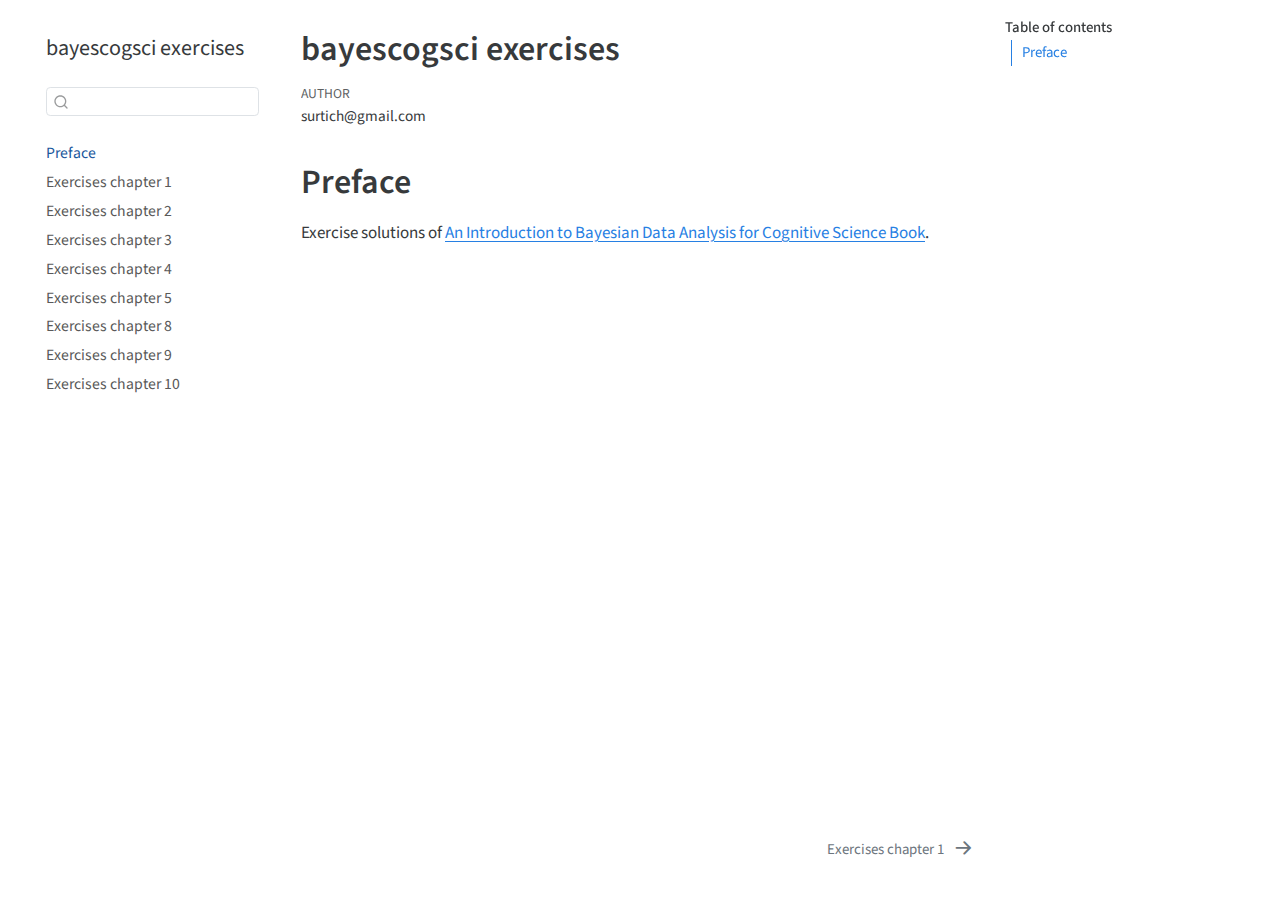
<file: _book/index.html>
<!DOCTYPE html>
<html xmlns="http://www.w3.org/1999/xhtml" lang="en" xml:lang="en"><head>

<meta charset="utf-8">
<meta name="generator" content="quarto-1.4.489">

<meta name="viewport" content="width=device-width, initial-scale=1.0, user-scalable=yes">

<meta name="author" content="surtich@gmail.com">

<title>bayescogsci exercises</title>
<style>
code{white-space: pre-wrap;}
span.smallcaps{font-variant: small-caps;}
div.columns{display: flex; gap: min(4vw, 1.5em);}
div.column{flex: auto; overflow-x: auto;}
div.hanging-indent{margin-left: 1.5em; text-indent: -1.5em;}
ul.task-list{list-style: none;}
ul.task-list li input[type="checkbox"] {
  width: 0.8em;
  margin: 0 0.8em 0.2em -1em; /* quarto-specific, see https://github.com/quarto-dev/quarto-cli/issues/4556 */ 
  vertical-align: middle;
}
</style>


<script src="site_libs/quarto-nav/quarto-nav.js"></script>
<script src="site_libs/quarto-nav/headroom.min.js"></script>
<script src="site_libs/clipboard/clipboard.min.js"></script>
<script src="site_libs/quarto-search/autocomplete.umd.js"></script>
<script src="site_libs/quarto-search/fuse.min.js"></script>
<script src="site_libs/quarto-search/quarto-search.js"></script>
<meta name="quarto:offset" content="./">
<link href="./chapter01.html" rel="next">
<script src="site_libs/quarto-html/quarto.js"></script>
<script src="site_libs/quarto-html/popper.min.js"></script>
<script src="site_libs/quarto-html/tippy.umd.min.js"></script>
<script src="site_libs/quarto-html/anchor.min.js"></script>
<link href="site_libs/quarto-html/tippy.css" rel="stylesheet">
<link href="site_libs/quarto-html/quarto-syntax-highlighting.css" rel="stylesheet" id="quarto-text-highlighting-styles">
<script src="site_libs/bootstrap/bootstrap.min.js"></script>
<link href="site_libs/bootstrap/bootstrap-icons.css" rel="stylesheet">
<link href="site_libs/bootstrap/bootstrap.min.css" rel="stylesheet" id="quarto-bootstrap" data-mode="light">
<script id="quarto-search-options" type="application/json">{
  "location": "sidebar",
  "copy-button": false,
  "collapse-after": 3,
  "panel-placement": "start",
  "type": "textbox",
  "limit": 50,
  "keyboard-shortcut": [
    "f",
    "/",
    "s"
  ],
  "show-item-context": false,
  "language": {
    "search-no-results-text": "No results",
    "search-matching-documents-text": "matching documents",
    "search-copy-link-title": "Copy link to search",
    "search-hide-matches-text": "Hide additional matches",
    "search-more-match-text": "more match in this document",
    "search-more-matches-text": "more matches in this document",
    "search-clear-button-title": "Clear",
    "search-detached-cancel-button-title": "Cancel",
    "search-submit-button-title": "Submit",
    "search-label": "Search"
  }
}</script>


</head>

<body class="nav-sidebar floating">

<div id="quarto-search-results"></div>
  <header id="quarto-header" class="headroom fixed-top">
  <nav class="quarto-secondary-nav">
    <div class="container-fluid d-flex">
      <button type="button" class="quarto-btn-toggle btn" data-bs-toggle="collapse" data-bs-target=".quarto-sidebar-collapse-item" aria-controls="quarto-sidebar" aria-expanded="false" aria-label="Toggle sidebar navigation" onclick="if (window.quartoToggleHeadroom) { window.quartoToggleHeadroom(); }">
        <i class="bi bi-layout-text-sidebar-reverse"></i>
      </button>
        <nav class="quarto-page-breadcrumbs" aria-label="breadcrumb"><ol class="breadcrumb"><li class="breadcrumb-item"><a href="./index.html">Preface</a></li></ol></nav>
        <a class="flex-grow-1" role="button" data-bs-toggle="collapse" data-bs-target=".quarto-sidebar-collapse-item" aria-controls="quarto-sidebar" aria-expanded="false" aria-label="Toggle sidebar navigation" onclick="if (window.quartoToggleHeadroom) { window.quartoToggleHeadroom(); }">      
        </a>
      <button type="button" class="btn quarto-search-button" aria-label="" onclick="window.quartoOpenSearch();">
        <i class="bi bi-search"></i>
      </button>
    </div>
  </nav>
</header>
<!-- content -->
<div id="quarto-content" class="quarto-container page-columns page-rows-contents page-layout-article">
<!-- sidebar -->
  <nav id="quarto-sidebar" class="sidebar collapse collapse-horizontal quarto-sidebar-collapse-item sidebar-navigation floating overflow-auto">
    <div class="pt-lg-2 mt-2 text-left sidebar-header">
    <div class="sidebar-title mb-0 py-0">
      <a href="./">bayescogsci exercises</a> 
    </div>
      </div>
        <div class="mt-2 flex-shrink-0 align-items-center">
        <div class="sidebar-search">
        <div id="quarto-search" class="" title="Search"></div>
        </div>
        </div>
    <div class="sidebar-menu-container"> 
    <ul class="list-unstyled mt-1">
        <li class="sidebar-item">
  <div class="sidebar-item-container"> 
  <a href="./index.html" class="sidebar-item-text sidebar-link active">
 <span class="menu-text">Preface</span></a>
  </div>
</li>
        <li class="sidebar-item">
  <div class="sidebar-item-container"> 
  <a href="./chapter01.html" class="sidebar-item-text sidebar-link"><span class="chapter-title">Exercises chapter 1</span></a>
  </div>
</li>
        <li class="sidebar-item">
  <div class="sidebar-item-container"> 
  <a href="./chapter02.html" class="sidebar-item-text sidebar-link"><span class="chapter-title">Exercises chapter 2</span></a>
  </div>
</li>
        <li class="sidebar-item">
  <div class="sidebar-item-container"> 
  <a href="./chapter03.html" class="sidebar-item-text sidebar-link"><span class="chapter-title">Exercises chapter 3</span></a>
  </div>
</li>
        <li class="sidebar-item">
  <div class="sidebar-item-container"> 
  <a href="./chapter04.html" class="sidebar-item-text sidebar-link"><span class="chapter-title">Exercises chapter 4</span></a>
  </div>
</li>
        <li class="sidebar-item">
  <div class="sidebar-item-container"> 
  <a href="./chapter05.html" class="sidebar-item-text sidebar-link"><span class="chapter-title">Exercises chapter 5</span></a>
  </div>
</li>
        <li class="sidebar-item">
  <div class="sidebar-item-container"> 
  <a href="./chapter08.html" class="sidebar-item-text sidebar-link"><span class="chapter-title">Exercises chapter 8</span></a>
  </div>
</li>
        <li class="sidebar-item">
  <div class="sidebar-item-container"> 
  <a href="./chapter09.html" class="sidebar-item-text sidebar-link"><span class="chapter-title">Exercises chapter 9</span></a>
  </div>
</li>
        <li class="sidebar-item">
  <div class="sidebar-item-container"> 
  <a href="./chapter10.html" class="sidebar-item-text sidebar-link"><span class="chapter-title">Exercises chapter 10</span></a>
  </div>
</li>
    </ul>
    </div>
</nav>
<div id="quarto-sidebar-glass" class="quarto-sidebar-collapse-item" data-bs-toggle="collapse" data-bs-target=".quarto-sidebar-collapse-item"></div>
<!-- margin-sidebar -->
    <div id="quarto-margin-sidebar" class="sidebar margin-sidebar">
        <nav id="TOC" role="doc-toc" class="toc-active">
    <h2 id="toc-title">Table of contents</h2>
   
  <ul class="collapse">
  <li><a href="#preface" id="toc-preface" class="nav-link active" data-scroll-target="#preface">Preface</a></li>
  </ul>
</nav>
    </div>
<!-- main -->
<main class="content" id="quarto-document-content">

<header id="title-block-header" class="quarto-title-block default">
<div class="quarto-title">
<h1 class="title">bayescogsci exercises</h1>
</div>



<div class="quarto-title-meta">

    <div>
    <div class="quarto-title-meta-heading">Author</div>
    <div class="quarto-title-meta-contents">
             <p>surtich@gmail.com </p>
          </div>
  </div>
    
  
    
  </div>
  


</header>


<section id="preface" class="level1 unnumbered">
<h1 class="unnumbered">Preface</h1>
<p>Exercise solutions of <a href="https://vasishth.github.io/bayescogsci/book/">An Introduction to Bayesian Data Analysis for Cognitive Science Book</a>.</p>


</section>

</main> <!-- /main -->
<script id="quarto-html-after-body" type="application/javascript">
window.document.addEventListener("DOMContentLoaded", function (event) {
  const toggleBodyColorMode = (bsSheetEl) => {
    const mode = bsSheetEl.getAttribute("data-mode");
    const bodyEl = window.document.querySelector("body");
    if (mode === "dark") {
      bodyEl.classList.add("quarto-dark");
      bodyEl.classList.remove("quarto-light");
    } else {
      bodyEl.classList.add("quarto-light");
      bodyEl.classList.remove("quarto-dark");
    }
  }
  const toggleBodyColorPrimary = () => {
    const bsSheetEl = window.document.querySelector("link#quarto-bootstrap");
    if (bsSheetEl) {
      toggleBodyColorMode(bsSheetEl);
    }
  }
  toggleBodyColorPrimary();  
  const icon = "";
  const anchorJS = new window.AnchorJS();
  anchorJS.options = {
    placement: 'right',
    icon: icon
  };
  anchorJS.add('.anchored');
  const isCodeAnnotation = (el) => {
    for (const clz of el.classList) {
      if (clz.startsWith('code-annotation-')) {                     
        return true;
      }
    }
    return false;
  }
  const clipboard = new window.ClipboardJS('.code-copy-button', {
    text: function(trigger) {
      const codeEl = trigger.previousElementSibling.cloneNode(true);
      for (const childEl of codeEl.children) {
        if (isCodeAnnotation(childEl)) {
          childEl.remove();
        }
      }
      return codeEl.innerText;
    }
  });
  clipboard.on('success', function(e) {
    // button target
    const button = e.trigger;
    // don't keep focus
    button.blur();
    // flash "checked"
    button.classList.add('code-copy-button-checked');
    var currentTitle = button.getAttribute("title");
    button.setAttribute("title", "Copied!");
    let tooltip;
    if (window.bootstrap) {
      button.setAttribute("data-bs-toggle", "tooltip");
      button.setAttribute("data-bs-placement", "left");
      button.setAttribute("data-bs-title", "Copied!");
      tooltip = new bootstrap.Tooltip(button, 
        { trigger: "manual", 
          customClass: "code-copy-button-tooltip",
          offset: [0, -8]});
      tooltip.show();    
    }
    setTimeout(function() {
      if (tooltip) {
        tooltip.hide();
        button.removeAttribute("data-bs-title");
        button.removeAttribute("data-bs-toggle");
        button.removeAttribute("data-bs-placement");
      }
      button.setAttribute("title", currentTitle);
      button.classList.remove('code-copy-button-checked');
    }, 1000);
    // clear code selection
    e.clearSelection();
  });
  function tippyHover(el, contentFn, onTriggerFn, onUntriggerFn) {
    const config = {
      allowHTML: true,
      maxWidth: 500,
      delay: 100,
      arrow: false,
      appendTo: function(el) {
          return el.parentElement;
      },
      interactive: true,
      interactiveBorder: 10,
      theme: 'quarto',
      placement: 'bottom-start',
    };
    if (contentFn) {
      config.content = contentFn;
    }
    if (onTriggerFn) {
      config.onTrigger = onTriggerFn;
    }
    if (onUntriggerFn) {
      config.onUntrigger = onUntriggerFn;
    }
    window.tippy(el, config); 
  }
  const noterefs = window.document.querySelectorAll('a[role="doc-noteref"]');
  for (var i=0; i<noterefs.length; i++) {
    const ref = noterefs[i];
    tippyHover(ref, function() {
      // use id or data attribute instead here
      let href = ref.getAttribute('data-footnote-href') || ref.getAttribute('href');
      try { href = new URL(href).hash; } catch {}
      const id = href.replace(/^#\/?/, "");
      const note = window.document.getElementById(id);
      return note.innerHTML;
    });
  }
  const xrefs = window.document.querySelectorAll('a.quarto-xref');
  const processXRef = (id, note) => {
    // Strip column container classes
    const stripColumnClz = (el) => {
      el.classList.remove("page-full", "page-columns");
      if (el.children) {
        for (const child of el.children) {
          stripColumnClz(child);
        }
      }
    }
    stripColumnClz(note)
    const typesetMath = (el) => {
      if (window.MathJax) {
        // MathJax Typeset
        window.MathJax.typeset([el]);
      } else if (window.katex) {
        // KaTeX Render
        var mathElements = el.getElementsByClassName("math");
        var macros = [];
        for (var i = 0; i < mathElements.length; i++) {
          var texText = mathElements[i].firstChild;
          if (mathElements[i].tagName == "SPAN") {
            window.katex.render(texText.data, mathElements[i], {
              displayMode: mathElements[i].classList.contains('display'),
              throwOnError: false,
              macros: macros,
              fleqn: false
            });
          }
        }
      }
    }
    if (id === null || id.startsWith('sec-')) {
      // Special case sections, only their first couple elements
      const container = document.createElement("div");
      if (note.children && note.children.length > 2) {
        for (let i = 0; i < 2; i++) {
          container.appendChild(note.children[i].cloneNode(true));
        }
        typesetMath(container);
        return container.innerHTML
      } else {
        typesetMath(note);
        return note.innerHTML;
      }
    } else {
      // Remove any anchor links if they are present
      const anchorLink = note.querySelector('a.anchorjs-link');
      if (anchorLink) {
        anchorLink.remove();
      }
      typesetMath(note);
      return note.innerHTML;
    }
  }
  for (var i=0; i<xrefs.length; i++) {
    const xref = xrefs[i];
    tippyHover(xref, undefined, function(instance) {
      instance.disable();
      let url = xref.getAttribute('href');
      let hash = undefined; 
      if (url.startsWith('#')) {
        hash = url;
      } else {
        try { hash = new URL(url).hash; } catch {}
      }
      if (hash) {
        const id = hash.replace(/^#\/?/, "");
        const note = window.document.getElementById(id);
        if (note !== null) {
          try {
            const html = processXRef(id, note.cloneNode(true));
            instance.setContent(html);
          } finally {
            instance.enable();
            instance.show();
          }
        } else {
          // See if we can fetch this
          fetch(url.split('#')[0])
          .then(res => res.text())
          .then(html => {
            const parser = new DOMParser();
            const htmlDoc = parser.parseFromString(html, "text/html");
            const note = htmlDoc.getElementById(id);
            if (note !== null) {
              const html = processXRef(id, note);
              instance.setContent(html);
            } 
          }).finally(() => {
            instance.enable();
            instance.show();
          });
        }
      } else {
        // See if we can fetch a full url (with no hash to target)
        // This is a special case and we should probably do some content thinning / targeting
        fetch(url)
        .then(res => res.text())
        .then(html => {
          const parser = new DOMParser();
          const htmlDoc = parser.parseFromString(html, "text/html");
          const note = htmlDoc.querySelector('main.content');
          if (note !== null) {
            // This should only happen for chapter cross references
            // (since there is no id in the URL)
            // remove the first header
            if (note.children.length > 0 && note.children[0].tagName === "HEADER") {
              note.children[0].remove();
            }
            const html = processXRef(null, note);
            instance.setContent(html);
          } 
        }).finally(() => {
          instance.enable();
          instance.show();
        });
      }
    }, function(instance) {
    });
  }
      let selectedAnnoteEl;
      const selectorForAnnotation = ( cell, annotation) => {
        let cellAttr = 'data-code-cell="' + cell + '"';
        let lineAttr = 'data-code-annotation="' +  annotation + '"';
        const selector = 'span[' + cellAttr + '][' + lineAttr + ']';
        return selector;
      }
      const selectCodeLines = (annoteEl) => {
        const doc = window.document;
        const targetCell = annoteEl.getAttribute("data-target-cell");
        const targetAnnotation = annoteEl.getAttribute("data-target-annotation");
        const annoteSpan = window.document.querySelector(selectorForAnnotation(targetCell, targetAnnotation));
        const lines = annoteSpan.getAttribute("data-code-lines").split(",");
        const lineIds = lines.map((line) => {
          return targetCell + "-" + line;
        })
        let top = null;
        let height = null;
        let parent = null;
        if (lineIds.length > 0) {
            //compute the position of the single el (top and bottom and make a div)
            const el = window.document.getElementById(lineIds[0]);
            top = el.offsetTop;
            height = el.offsetHeight;
            parent = el.parentElement.parentElement;
          if (lineIds.length > 1) {
            const lastEl = window.document.getElementById(lineIds[lineIds.length - 1]);
            const bottom = lastEl.offsetTop + lastEl.offsetHeight;
            height = bottom - top;
          }
          if (top !== null && height !== null && parent !== null) {
            // cook up a div (if necessary) and position it 
            let div = window.document.getElementById("code-annotation-line-highlight");
            if (div === null) {
              div = window.document.createElement("div");
              div.setAttribute("id", "code-annotation-line-highlight");
              div.style.position = 'absolute';
              parent.appendChild(div);
            }
            div.style.top = top - 2 + "px";
            div.style.height = height + 4 + "px";
            div.style.left = 0;
            let gutterDiv = window.document.getElementById("code-annotation-line-highlight-gutter");
            if (gutterDiv === null) {
              gutterDiv = window.document.createElement("div");
              gutterDiv.setAttribute("id", "code-annotation-line-highlight-gutter");
              gutterDiv.style.position = 'absolute';
              const codeCell = window.document.getElementById(targetCell);
              const gutter = codeCell.querySelector('.code-annotation-gutter');
              gutter.appendChild(gutterDiv);
            }
            gutterDiv.style.top = top - 2 + "px";
            gutterDiv.style.height = height + 4 + "px";
          }
          selectedAnnoteEl = annoteEl;
        }
      };
      const unselectCodeLines = () => {
        const elementsIds = ["code-annotation-line-highlight", "code-annotation-line-highlight-gutter"];
        elementsIds.forEach((elId) => {
          const div = window.document.getElementById(elId);
          if (div) {
            div.remove();
          }
        });
        selectedAnnoteEl = undefined;
      };
        // Handle positioning of the toggle
    window.addEventListener(
      "resize",
      throttle(() => {
        elRect = undefined;
        if (selectedAnnoteEl) {
          selectCodeLines(selectedAnnoteEl);
        }
      }, 10)
    );
    function throttle(fn, ms) {
    let throttle = false;
    let timer;
      return (...args) => {
        if(!throttle) { // first call gets through
            fn.apply(this, args);
            throttle = true;
        } else { // all the others get throttled
            if(timer) clearTimeout(timer); // cancel #2
            timer = setTimeout(() => {
              fn.apply(this, args);
              timer = throttle = false;
            }, ms);
        }
      };
    }
      // Attach click handler to the DT
      const annoteDls = window.document.querySelectorAll('dt[data-target-cell]');
      for (const annoteDlNode of annoteDls) {
        annoteDlNode.addEventListener('click', (event) => {
          const clickedEl = event.target;
          if (clickedEl !== selectedAnnoteEl) {
            unselectCodeLines();
            const activeEl = window.document.querySelector('dt[data-target-cell].code-annotation-active');
            if (activeEl) {
              activeEl.classList.remove('code-annotation-active');
            }
            selectCodeLines(clickedEl);
            clickedEl.classList.add('code-annotation-active');
          } else {
            // Unselect the line
            unselectCodeLines();
            clickedEl.classList.remove('code-annotation-active');
          }
        });
      }
  const findCites = (el) => {
    const parentEl = el.parentElement;
    if (parentEl) {
      const cites = parentEl.dataset.cites;
      if (cites) {
        return {
          el,
          cites: cites.split(' ')
        };
      } else {
        return findCites(el.parentElement)
      }
    } else {
      return undefined;
    }
  };
  var bibliorefs = window.document.querySelectorAll('a[role="doc-biblioref"]');
  for (var i=0; i<bibliorefs.length; i++) {
    const ref = bibliorefs[i];
    const citeInfo = findCites(ref);
    if (citeInfo) {
      tippyHover(citeInfo.el, function() {
        var popup = window.document.createElement('div');
        citeInfo.cites.forEach(function(cite) {
          var citeDiv = window.document.createElement('div');
          citeDiv.classList.add('hanging-indent');
          citeDiv.classList.add('csl-entry');
          var biblioDiv = window.document.getElementById('ref-' + cite);
          if (biblioDiv) {
            citeDiv.innerHTML = biblioDiv.innerHTML;
          }
          popup.appendChild(citeDiv);
        });
        return popup.innerHTML;
      });
    }
  }
});
</script>
<nav class="page-navigation">
  <div class="nav-page nav-page-previous">
  </div>
  <div class="nav-page nav-page-next">
      <a href="./chapter01.html" class="pagination-link" aria-label="<span class='chapter-number'>1</span>&nbsp; <span class='chapter-title'>Exercises chapter 1</span>">
        <span class="nav-page-text"><span class="chapter-title">Exercises chapter 1</span></span> <i class="bi bi-arrow-right-short"></i>
      </a>
  </div>
</nav>
</div> <!-- /content -->




</body></html>
</file>
<file: _book/site_libs/quarto-html/tippy.css>
.tippy-box[data-animation=fade][data-state=hidden]{opacity:0}[data-tippy-root]{max-width:calc(100vw - 10px)}.tippy-box{position:relative;background-color:#333;color:#fff;border-radius:4px;font-size:14px;line-height:1.4;white-space:normal;outline:0;transition-property:transform,visibility,opacity}.tippy-box[data-placement^=top]>.tippy-arrow{bottom:0}.tippy-box[data-placement^=top]>.tippy-arrow:before{bottom:-7px;left:0;border-width:8px 8px 0;border-top-color:initial;transform-origin:center top}.tippy-box[data-placement^=bottom]>.tippy-arrow{top:0}.tippy-box[data-placement^=bottom]>.tippy-arrow:before{top:-7px;left:0;border-width:0 8px 8px;border-bottom-color:initial;transform-origin:center bottom}.tippy-box[data-placement^=left]>.tippy-arrow{right:0}.tippy-box[data-placement^=left]>.tippy-arrow:before{border-width:8px 0 8px 8px;border-left-color:initial;right:-7px;transform-origin:center left}.tippy-box[data-placement^=right]>.tippy-arrow{left:0}.tippy-box[data-placement^=right]>.tippy-arrow:before{left:-7px;border-width:8px 8px 8px 0;border-right-color:initial;transform-origin:center right}.tippy-box[data-inertia][data-state=visible]{transition-timing-function:cubic-bezier(.54,1.5,.38,1.11)}.tippy-arrow{width:16px;height:16px;color:#333}.tippy-arrow:before{content:"";position:absolute;border-color:transparent;border-style:solid}.tippy-content{position:relative;padding:5px 9px;z-index:1}
</file>
<file: _book/site_libs/quarto-html/quarto-syntax-highlighting.css>
/* quarto syntax highlight colors */
:root {
  --quarto-hl-ot-color: #003B4F;
  --quarto-hl-at-color: #657422;
  --quarto-hl-ss-color: #20794D;
  --quarto-hl-an-color: #5E5E5E;
  --quarto-hl-fu-color: #4758AB;
  --quarto-hl-st-color: #20794D;
  --quarto-hl-cf-color: #003B4F;
  --quarto-hl-op-color: #5E5E5E;
  --quarto-hl-er-color: #AD0000;
  --quarto-hl-bn-color: #AD0000;
  --quarto-hl-al-color: #AD0000;
  --quarto-hl-va-color: #111111;
  --quarto-hl-bu-color: inherit;
  --quarto-hl-ex-color: inherit;
  --quarto-hl-pp-color: #AD0000;
  --quarto-hl-in-color: #5E5E5E;
  --quarto-hl-vs-color: #20794D;
  --quarto-hl-wa-color: #5E5E5E;
  --quarto-hl-do-color: #5E5E5E;
  --quarto-hl-im-color: #00769E;
  --quarto-hl-ch-color: #20794D;
  --quarto-hl-dt-color: #AD0000;
  --quarto-hl-fl-color: #AD0000;
  --quarto-hl-co-color: #5E5E5E;
  --quarto-hl-cv-color: #5E5E5E;
  --quarto-hl-cn-color: #8f5902;
  --quarto-hl-sc-color: #5E5E5E;
  --quarto-hl-dv-color: #AD0000;
  --quarto-hl-kw-color: #003B4F;
}

/* other quarto variables */
:root {
  --quarto-font-monospace: SFMono-Regular, Menlo, Monaco, Consolas, "Liberation Mono", "Courier New", monospace;
}

pre > code.sourceCode > span {
  color: #003B4F;
}

code span {
  color: #003B4F;
}

code.sourceCode > span {
  color: #003B4F;
}

div.sourceCode,
div.sourceCode pre.sourceCode {
  color: #003B4F;
}

code span.ot {
  color: #003B4F;
  font-style: inherit;
}

code span.at {
  color: #657422;
  font-style: inherit;
}

code span.ss {
  color: #20794D;
  font-style: inherit;
}

code span.an {
  color: #5E5E5E;
  font-style: inherit;
}

code span.fu {
  color: #4758AB;
  font-style: inherit;
}

code span.st {
  color: #20794D;
  font-style: inherit;
}

code span.cf {
  color: #003B4F;
  font-style: inherit;
}

code span.op {
  color: #5E5E5E;
  font-style: inherit;
}

code span.er {
  color: #AD0000;
  font-style: inherit;
}

code span.bn {
  color: #AD0000;
  font-style: inherit;
}

code span.al {
  color: #AD0000;
  font-style: inherit;
}

code span.va {
  color: #111111;
  font-style: inherit;
}

code span.bu {
  font-style: inherit;
}

code span.ex {
  font-style: inherit;
}

code span.pp {
  color: #AD0000;
  font-style: inherit;
}

code span.in {
  color: #5E5E5E;
  font-style: inherit;
}

code span.vs {
  color: #20794D;
  font-style: inherit;
}

code span.wa {
  color: #5E5E5E;
  font-style: italic;
}

code span.do {
  color: #5E5E5E;
  font-style: italic;
}

code span.im {
  color: #00769E;
  font-style: inherit;
}

code span.ch {
  color: #20794D;
  font-style: inherit;
}

code span.dt {
  color: #AD0000;
  font-style: inherit;
}

code span.fl {
  color: #AD0000;
  font-style: inherit;
}

code span.co {
  color: #5E5E5E;
  font-style: inherit;
}

code span.cv {
  color: #5E5E5E;
  font-style: italic;
}

code span.cn {
  color: #8f5902;
  font-style: inherit;
}

code span.sc {
  color: #5E5E5E;
  font-style: inherit;
}

code span.dv {
  color: #AD0000;
  font-style: inherit;
}

code span.kw {
  color: #003B4F;
  font-style: inherit;
}

.prevent-inlining {
  content: "</";
}

/*# sourceMappingURL=debc5d5d77c3f9108843748ff7464032.css.map */
</file>
